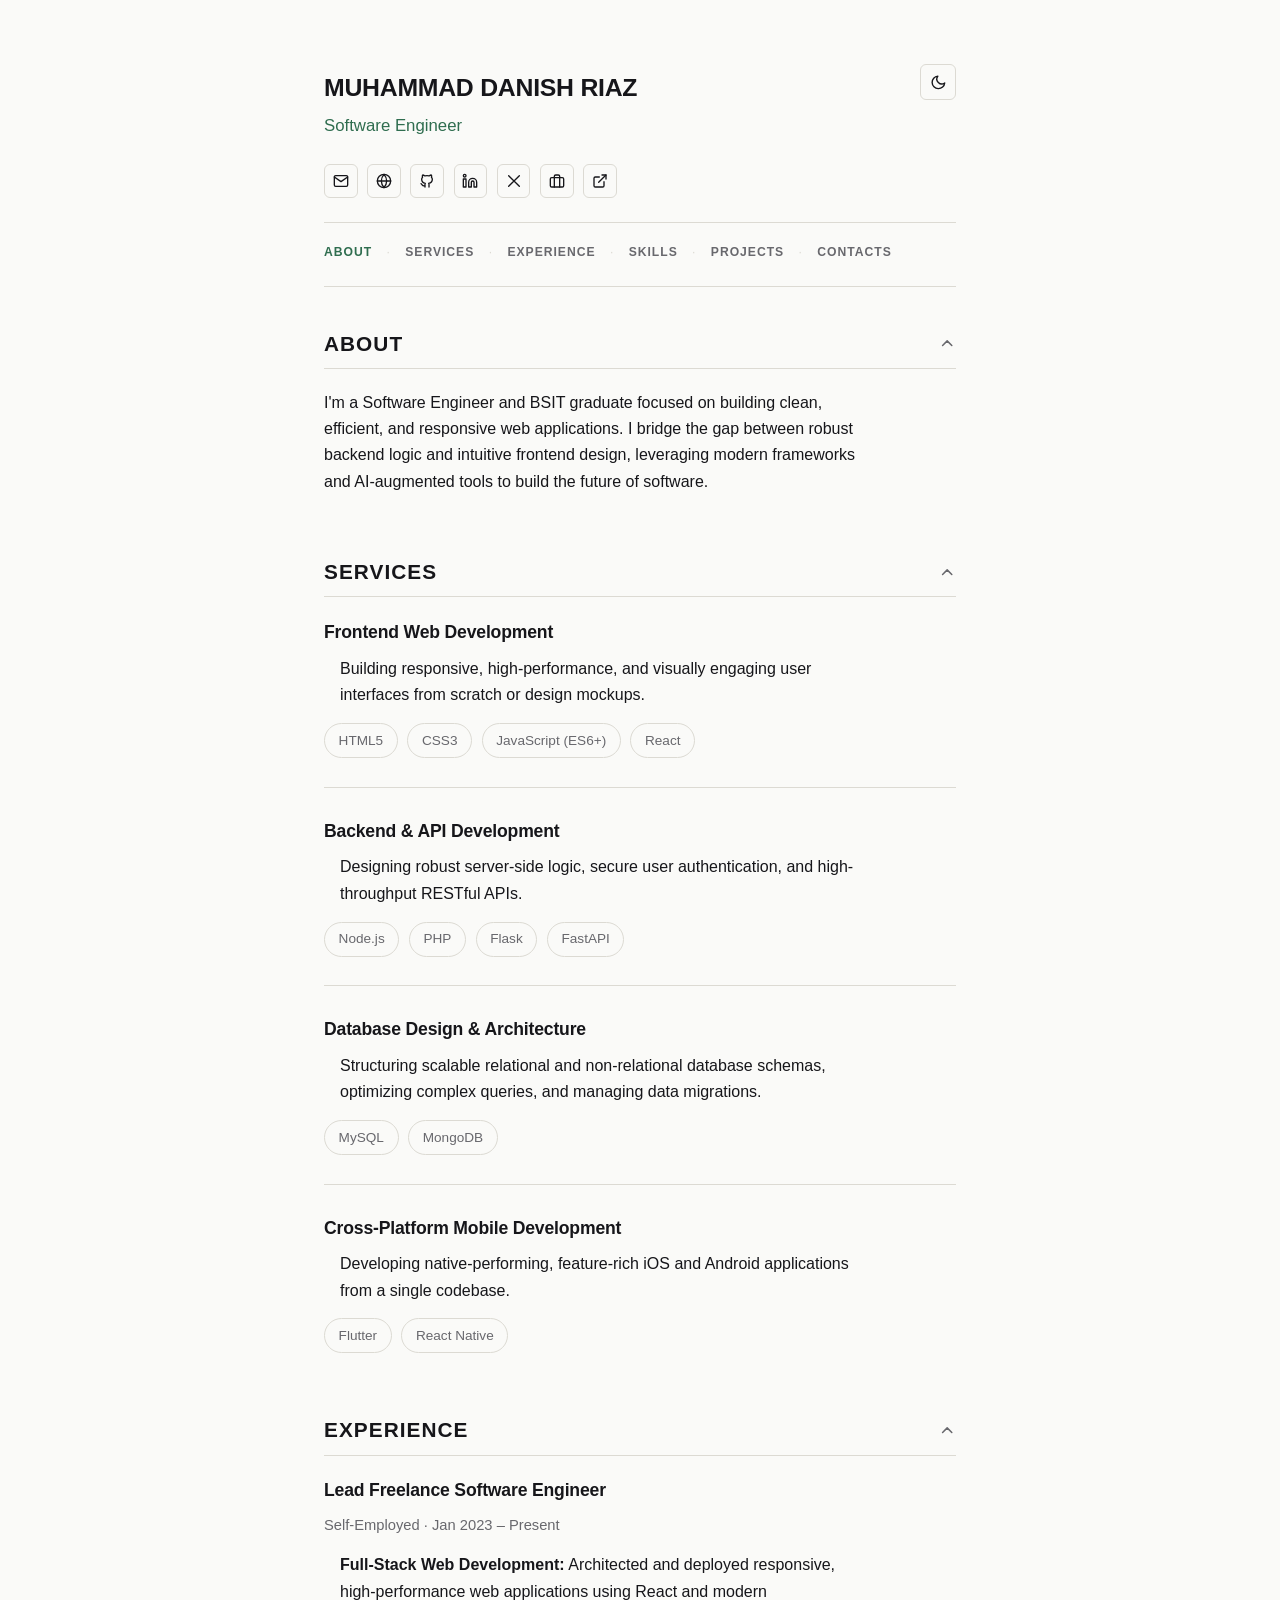
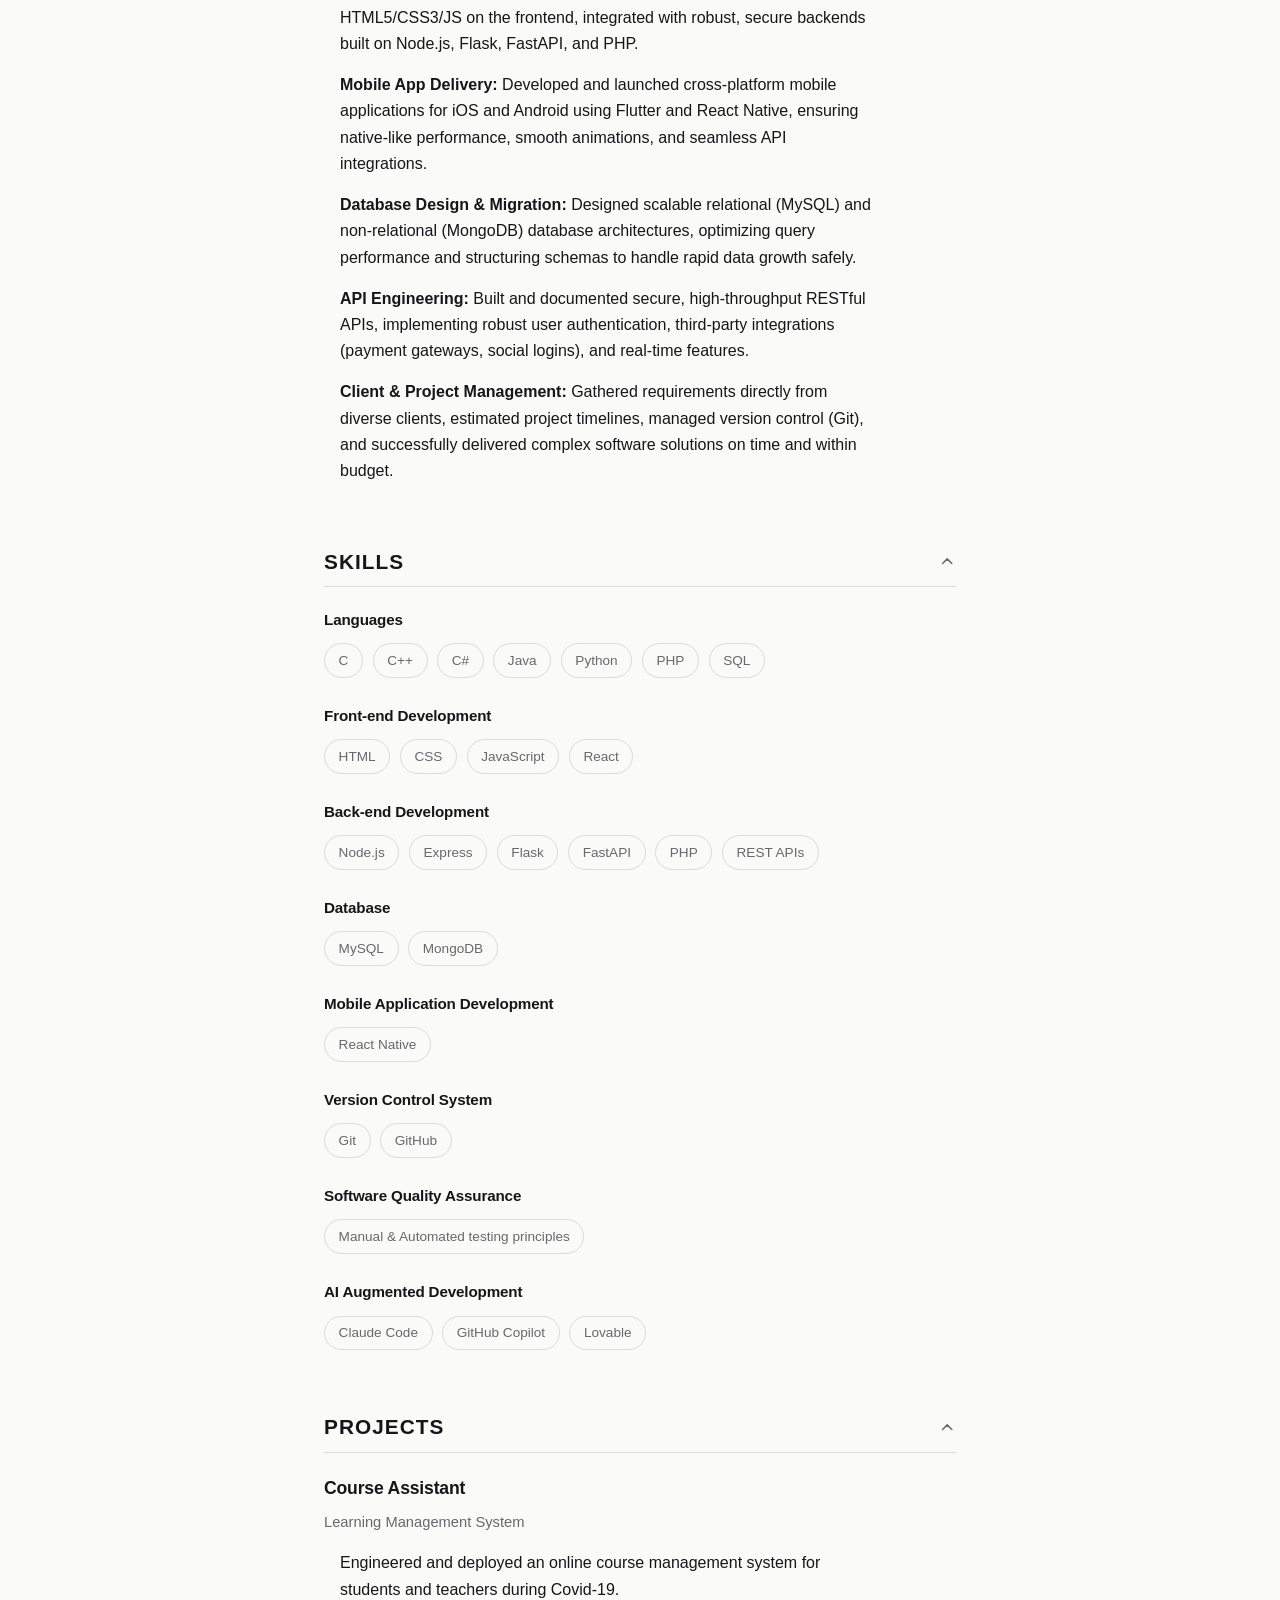
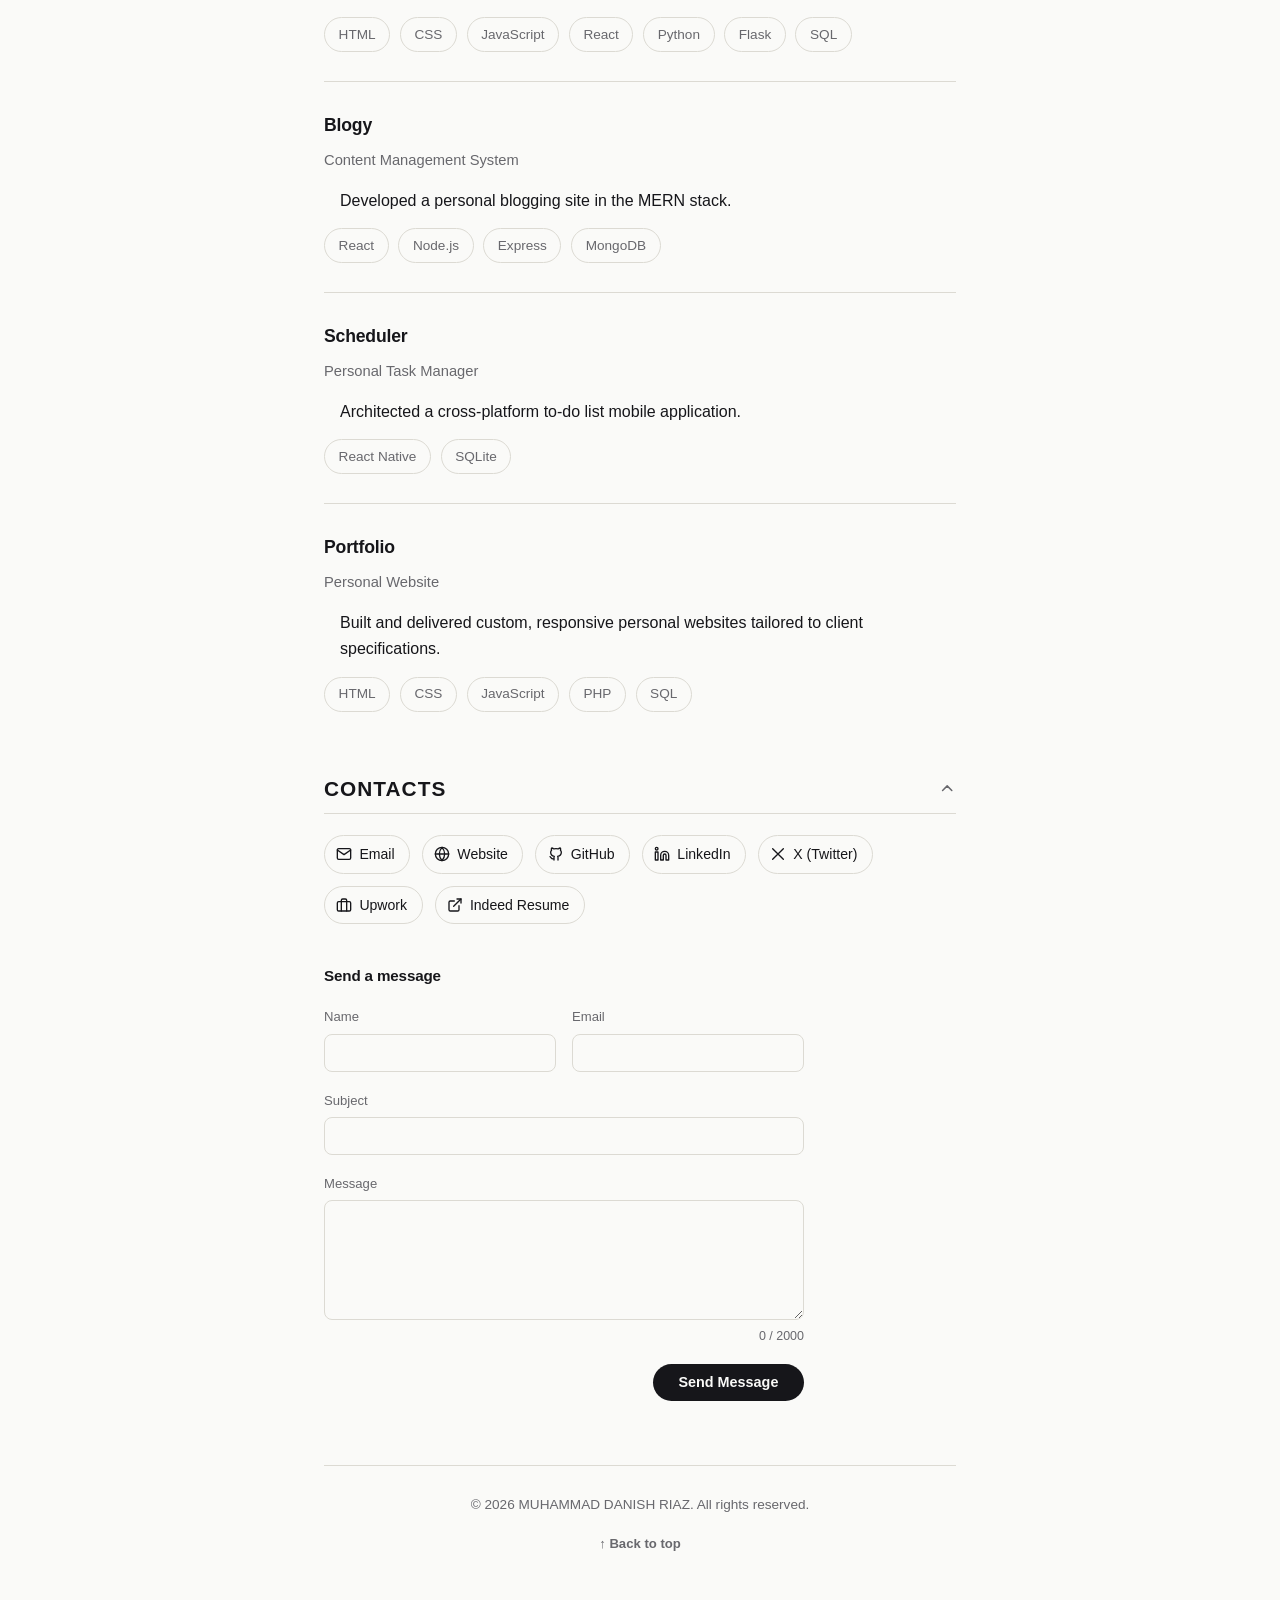
<file: index.html>
<!--
    File: index.html
    Uses: styles/base/variables.css, styles/base/base.css, styles/base/loader.css,
          styles/layout/layout.css, styles/sections/sections.css, styles/sections/contacts.css,
          styles/print.css, scripts/main.js (which loads the rest of scripts/**/*.js), manifest.json
    Used by: (none — this is the site's only page)

    Static single-page portfolio. Content is rendered at runtime from
    data/portfolio-data.json by scripts/main.js.
-->
<!DOCTYPE html>
<html lang="en">
<head>
    <meta charset="UTF-8">
    <meta name="viewport" content="width=device-width, initial-scale=1.0">

    <!-- Security hardening. This is a static site with no server to
         set real HTTP headers, so these are the meta-tag equivalents
         — note that meta tags can only carry a subset of what a real
         header can: X-Frame-Options and X-Content-Type-Options are
         silently ignored by browsers when delivered this way (they
         require an actual HTTP response header), so they're left out
         rather than included for false reassurance. If this is ever
         deployed behind something that lets you set real headers
         (Netlify _headers, Cloudflare Pages, etc.), set those two
         there instead. connect-src/form-action allow Formspree since
         the contact form submits there; everything else is 'self'
         only, since the site loads no other third-party resources. -->
    <meta http-equiv="Content-Security-Policy" content="default-src 'self'; script-src 'self'; style-src 'self'; img-src 'self' data:; font-src 'self'; connect-src 'self' https://formspree.io; form-action https://formspree.io; base-uri 'self'; object-src 'none';">
    <meta name="referrer" content="strict-origin-when-cross-origin">

    <meta name="description" content="Muhammad Danish Riaz — Software Engineer. Portfolio of full-stack projects and skills.">
    <link rel="canonical" href="https://mdanishr09.github.io/portfolio/">
    <link rel="icon" type="image/svg+xml" href="data:image/svg+xml,%3Csvg xmlns='http://www.w3.org/2000/svg' viewBox='0 0 256 256'%3E%3Crect x='8' y='8' width='240' height='240' rx='48' fill='%230b0c0e' stroke='%236fd9a8' stroke-width='6'/%3E%3Ctext x='128' y='168' font-family='Arial, sans-serif' font-weight='700' font-size='120' fill='%236fd9a8' text-anchor='middle'%3EDR%3C/text%3E%3C/svg%3E">
    <link rel="apple-touch-icon" href="assets/icons/apple-touch-icon.png">
    <link rel="manifest" href="manifest.json">
    <!-- iOS Safari historically ignores manifest.json's
         display:"standalone" unless these older meta tags are also
         present, so both are kept in sync with the manifest. -->
    <meta name="apple-mobile-web-app-capable" content="yes">
    <meta name="apple-mobile-web-app-status-bar-style" content="black-translucent">
    <meta name="apple-mobile-web-app-title" content="Danish Riaz">

    <!-- Open Graph -->
    <meta property="og:type" content="website">
    <meta property="og:url" content="https://mdanishr09.github.io/portfolio/">
    <meta property="og:title" content="Muhammad Danish Riaz — Software Engineer">
    <meta property="og:description" content="Portfolio of full-stack projects, skills, and contact info.">
    <meta property="og:image" content="https://mdanishr09.github.io/portfolio/assets/images/og-image.png">
    <meta property="og:image:width" content="1200">
    <meta property="og:image:height" content="630">

    <!-- Mobile browser chrome color, matched to the active theme.
         The "id" attributes let theme-toggle.js swap the content
         value directly when the person toggles themes manually,
         since the media-query alone only covers the OS preference. -->
    <meta name="theme-color" id="themeColorLight" content="#fafaf8" media="(prefers-color-scheme: light)">
    <meta name="theme-color" id="themeColorDark" content="#0b0c0e" media="(prefers-color-scheme: dark)">

    <!-- Twitter Card -->
    <meta name="twitter:card" content="summary_large_image">
    <meta name="twitter:title" content="Muhammad Danish Riaz — Software Engineer">
    <meta name="twitter:description" content="Portfolio of full-stack projects, skills, and contact info.">
    <meta name="twitter:image" content="https://mdanishr09.github.io/portfolio/assets/images/og-image.png">

    <!-- Structured data: helps search engines understand this page
         without needing to execute JavaScript first. NOTE: sameAs is
         hand-maintained here — it can't read data/portfolio-data.json
         since crawlers that don't execute JS need this tag to already
         be correct in the raw HTML. Keep it in sync with the profile
         links (not the personal-site/email ones) in data.contacts
         whenever contacts change. -->
    <script type="application/ld+json">
    {
        "@context": "https://schema.org",
        "@type": "Person",
        "name": "Muhammad Danish Riaz",
        "jobTitle": "Software Engineer",
        "url": "https://mdanishr09.github.io/portfolio/",
        "sameAs": [
            "https://github.com/MDanishR09",
            "https://www.linkedin.com/in/mdanishr09/",
            "https://x.com/MDanishR09",
            "https://www.upwork.com/freelancers/~01ceb1eb5a99b804b4",
            "https://profile.indeed.com/p/muhammaddanishr-vrwc0rz"
        ]
    }
    </script>

    <title>Muhammad Danish Riaz — Software Engineer</title>

    <link rel="stylesheet" href="styles/base/variables.css">
    <link rel="stylesheet" href="styles/base/base.css">
    <link rel="stylesheet" href="styles/base/loader.css">
    <link rel="stylesheet" href="styles/layout/layout.css">
    <link rel="stylesheet" href="styles/sections/sections.css">
    <link rel="stylesheet" href="styles/sections/contacts.css">
    <link rel="stylesheet" href="styles/print.css" media="print">
</head>
<body>

    <a href="#main-content" class="skip-link">Skip to content</a>

    <noscript>
        <div class="noscript-fallback">
            <h1>Muhammad Danish Riaz — Software Engineer</h1>
            <p>I'm a Software Engineer and BSIT graduate focused on building clean, efficient, and responsive web applications. I bridge the gap between robust backend logic and intuitive frontend design.</p>
            <p>This site needs JavaScript enabled to load the full, up-to-date portfolio. You can reach me at <a href="mailto:mdanishr18@gmail.com">mdanishr18@gmail.com</a>.</p>
        </div>
    </noscript>

    <div class="page-loader" id="pageLoader" aria-live="polite" aria-label="Loading">
        <div class="spinner" aria-hidden="true"></div>
    </div>

    <div class="fatal-error" id="fatalErrorScreen" hidden>
        <div class="fatal-error-card">
            <h1>Something went wrong</h1>
            <p>We couldn't load this page right now. Please check your connection and try again.</p>
            <button type="button" class="pill-btn-fatal" id="fatalErrorRetry">Try Again</button>
        </div>
    </div>

    <div class="container" id="pageContainer">
        <header>
            <button class="theme-toggle" id="themeToggle" aria-label="Toggle color theme" aria-pressed="false">
                <svg id="themeIcon" viewBox="0 0 24 24" fill="none" stroke="currentColor" stroke-width="2" stroke-linecap="round" stroke-linejoin="round" aria-hidden="true"></svg>
            </button>
            <div class="profile-row">
                <div class="identity">
                    <h1 id="name"></h1>
                    <div class="subtitle" id="role"></div>
                </div>
            </div>
            <div class="header-contacts" id="header-contacts" aria-label="Quick contact links"></div>
        </header>

        <!-- Deliberately a sibling of <header>, not nested inside it.
             position: sticky only keeps an element pinned within the
             bounds of its own parent — header is short (just the
             profile/contacts content), so a <nav> nested inside it
             could only "stick" for the brief moment header itself
             was still scrolling past, then get dragged off with it.
             Living directly in .container (which spans the whole
             page) gives it room to stay pinned for the entire scroll. -->

        <!-- Zero-height marker placed immediately above the sticky
             nav. Used by ui/nav.js (setupStickyNavState) to detect
             when the nav has actually pinned to the viewport: once
             this sentinel scrolls above the top edge, the nav
             (which sits right below it) must be stuck. This is the
             standard IntersectionObserver technique for detecting
             position:sticky activation, since CSS alone has no
             ":stuck" selector. -->
        <div class="nav-sticky-sentinel" id="navStickySentinel" aria-hidden="true"></div>
        <nav class="site-nav" id="site-nav" aria-label="Section navigation">
            <!-- Nav links are injected here by ui/render.js
                 (renderNav), which replaces this element's
                 innerHTML — so the nav's own theme-toggle button is
                 appended by ui/theme-toggle.js after that render
                 call rather than written statically here, or
                 renderNav would wipe it out. It's only made visible
                 once the nav is actually stuck (see .nav-theme-toggle
                 rule in layout.css). -->
        </nav>

        <main id="main-content" tabindex="-1">
            <!-- About Section -->
            <section id="about">
                <details open>
                    <summary><h2>About</h2><span class="chevron"><svg viewBox="0 0 24 24" fill="none" stroke="currentColor" stroke-width="2" stroke-linecap="round" stroke-linejoin="round" aria-hidden="true"><polyline points="6 9 12 15 18 9"></polyline></svg></span></summary>
                    <p class="summary" id="summary"></p>
                </details>
            </section>

            <!-- Services Section -->
            <section id="services">
                <details open>
                    <summary><h2>Services</h2><span class="chevron"><svg viewBox="0 0 24 24" fill="none" stroke="currentColor" stroke-width="2" stroke-linecap="round" stroke-linejoin="round" aria-hidden="true"><polyline points="6 9 12 15 18 9"></polyline></svg></span></summary>
                    <div id="services-container"></div>
                </details>
            </section>

            <!-- Experience Section -->
            <section id="experience">
                <details open>
                    <summary><h2>Experience</h2><span class="chevron"><svg viewBox="0 0 24 24" fill="none" stroke="currentColor" stroke-width="2" stroke-linecap="round" stroke-linejoin="round" aria-hidden="true"><polyline points="6 9 12 15 18 9"></polyline></svg></span></summary>
                    <div id="experience-container"></div>
                </details>
            </section>

            <!-- Skills Section -->
            <section id="skills">
                <details open>
                    <summary><h2>Skills</h2><span class="chevron"><svg viewBox="0 0 24 24" fill="none" stroke="currentColor" stroke-width="2" stroke-linecap="round" stroke-linejoin="round" aria-hidden="true"><polyline points="6 9 12 15 18 9"></polyline></svg></span></summary>
                    <div class="skills-list" id="skills-container"></div>
                </details>
            </section>

            <!-- Projects Section -->
            <section id="projects">
                <details open>
                    <summary><h2>Projects</h2><span class="chevron"><svg viewBox="0 0 24 24" fill="none" stroke="currentColor" stroke-width="2" stroke-linecap="round" stroke-linejoin="round" aria-hidden="true"><polyline points="6 9 12 15 18 9"></polyline></svg></span></summary>
                    <div id="projects-container"></div>
                </details>
            </section>

            <!-- Contacts Section: icon links + "send a message" form
                 (submits to Formspree — see scripts/features/contact-form.js) -->
            <section id="contacts">
                <details open>
                    <summary><h2>Contacts</h2><span class="chevron"><svg viewBox="0 0 24 24" fill="none" stroke="currentColor" stroke-width="2" stroke-linecap="round" stroke-linejoin="round" aria-hidden="true"><polyline points="6 9 12 15 18 9"></polyline></svg></span></summary>
                    <div class="links-list" id="links-container"></div>

                    <div class="contact-form-wrapper">
                        <h3 class="form-heading">Send a message</h3>
                        <form id="contactForm" class="contact-form" action="https://formspree.io/f/xykrnagd" method="POST" novalidate>
                            <div class="form-row">
                                <div class="form-group">
                                    <label for="cf-name">Name</label>
                                    <input type="text" id="cf-name" name="name" autocomplete="name" required>
                                </div>
                                <div class="form-group">
                                    <label for="cf-email">Email</label>
                                    <input type="email" id="cf-email" name="email" autocomplete="email" required>
                                </div>
                            </div>
                            <div class="form-group">
                                <label for="cf-subject">Subject</label>
                                <input type="text" id="cf-subject" name="subject" required>
                            </div>
                            <div class="form-group">
                                <label for="cf-message">Message</label>
                                <textarea id="cf-message" name="message" rows="5" maxlength="2000" required></textarea>
                                <span class="form-char-count" id="cf-message-count" aria-live="off">0 / 2000</span>
                            </div>
                            <div class="form-honeypot" aria-hidden="true">
                                <label for="cf-website">Website</label>
                                <input type="text" id="cf-website" name="website" tabindex="-1" autocomplete="off">
                            </div>
                            <button type="submit" class="form-submit">Send Message</button>
                            <div class="form-notification" id="formNotification" role="alert" hidden>
                                <span id="formNotificationText"></span>
                                <button type="button" class="form-notification-close" id="formNotificationClose" aria-label="Dismiss notification">&times;</button>
                            </div>
                        </form>
                    </div>
                </details>
            </section>
        </main>

        <footer class="site-footer">
            <p class="footer-copyright">© <span id="footerYear"></span> <span id="footerName"></span>. All rights reserved.</p>
            <a href="#top" class="back-to-top" id="backToTop">↑ Back to top</a>
        </footer>
    </div>

    <script type="module" src="scripts/main.js"></script>
</body>
</html>
</file>
<file: styles/base/variables.css>
/* File: styles/base/variables.css
   Used by: index.html
   Uses: (none)
   Design tokens (colors, fonts, spacing) for the whole site.
   layout/layout.css adds one extra page-specific token (--max-width) in
   its own :root block — CSS custom
   properties merge across stylesheets, so this is safe. */

:root {
    --bg: #fafaf8;
    --text: #16161a;
    --muted: #68686d;
    --border: #dcdad3;
    --accent: #2f6d4f;
    --btn-success: #34d399;
    --btn-error: #f87171;
    --btn-pending: #eab308;
    --text-warning: #92400e;
    --text-error: #b91c1c;

    --font-sans: -apple-system, BlinkMacSystemFont, "Segoe UI", Helvetica, Arial, sans-serif;
}

@media (prefers-color-scheme: dark) {
    :root {
        --bg: #0b0c0e;
        --text: #f0f0ee;
        --muted: #92929a;
        --border: #26272b;
        --accent: #6fd9a8;
        --btn-success: #166534;
        --btn-error: #b91c1c;
        --btn-pending: #92400e;
        --text-warning: #eab308;
        --text-error: #f87171;
    }
}

body.light-theme {
    --bg: #fafaf8;
    --text: #16161a;
    --muted: #68686d;
    --border: #dcdad3;
    --accent: #2f6d4f;
    --btn-success: #34d399;
    --btn-error: #f87171;
    --btn-pending: #eab308;
    --text-warning: #92400e;
    --text-error: #b91c1c;
}

body.dark-theme {
    --bg: #0b0c0e;
    --text: #f0f0ee;
    --muted: #92929a;
    --border: #26272b;
    --accent: #6fd9a8;
    --btn-success: #166534;
    --btn-error: #b91c1c;
    --btn-pending: #92400e;
    --text-warning: #eab308;
    --text-error: #f87171;
}
</file>
<file: styles/base/base.css>
/* File: styles/base/base.css
   Used by: index.html
   Uses: base/variables.css (reads --bg, --text, --font-sans custom properties)
   Global reset and base element styles for the page. */

* {
    box-sizing: border-box;
}

html {
    scroll-behavior: smooth;
}

body {
    background-color: var(--bg);
    color: var(--text);
    font-family: var(--font-sans);
    line-height: 1.6;
    margin: 0;
    transition: background-color 0.25s ease, color 0.25s ease;
    -webkit-font-smoothing: antialiased;
}

a {
    color: inherit;
}

button {
    font-family: var(--font-sans);
}

a:focus-visible,
button:focus-visible {
    outline: 2px solid var(--accent);
    outline-offset: 2px;
}

@media (prefers-reduced-motion: reduce) {
    html {
        scroll-behavior: auto;
    }
}

/* The <noscript> fallback shown if JavaScript is disabled — kept as
   a real class rather than an inline style="" attribute so a strict
   Content-Security-Policy style-src doesn't need 'unsafe-inline'. */
.noscript-fallback {
    max-width: 680px;
    margin: 3rem auto;
    padding: 0 1.5rem;
    font-family: sans-serif;
    line-height: 1.6;
}
</file>
<file: styles/base/loader.css>
/* File: styles/base/loader.css
   Used by: index.html
   Uses: base/variables.css (reads --bg, --text, --border, --accent custom properties)
   Full-page loading overlay and the fatal-error screen shown if
   data/portfolio-data.json fails to load. */

.page-loader {
    position: fixed;
    inset: 0;
    z-index: 100;
    background-color: var(--bg);
    display: flex;
    align-items: center;
    justify-content: center;
}

.page-loader[hidden] {
    display: none;
}

.spinner {
    width: 28px;
    height: 28px;
    border: 3px solid var(--border);
    border-top-color: var(--accent);
    border-radius: 50%;
    animation: spin 0.8s linear infinite;
}

@keyframes spin {
    to { transform: rotate(360deg); }
}

@media (prefers-reduced-motion: reduce) {
    .spinner {
        animation-duration: 1.6s;
    }
}
</file>
<file: styles/layout/layout.css>
/* File: styles/layout/layout.css
   Used by: index.html
   Uses: base/variables.css (reads --bg, --text, --border, --accent, custom properties;
   also declares the extra --max-width token used only on this page)
   Page shell: container, header/nav, collapsible section
   chrome, and footer. */

:root {
    --max-width: 680px;
}

/* Keeps anchor jumps (nav clicks, hash changes, back-to-top,
   project deep links) from tucking a target's top edge behind the
   sticky nav bar. Value is a generous estimate of the nav's actual
   rendered height (padding + border + text line-height) with a
   little extra breathing room — a slightly larger gap is harmless,
   too small would clip content under the bar. */
html {
    scroll-padding-top: 72px;
}

.container {
    max-width: var(--max-width);
    margin: 0 auto;
    padding: 4rem 1.5rem 5rem;
}

/* ---------- Skip link ---------- */
/* Off-screen until keyboard-focused, so sighted mouse users never
   see it but keyboard/screen-reader users can jump past the header
   straight to <main id="main-content">. */
.skip-link {
    position: absolute;
    top: -3rem;
    left: 1rem;
    z-index: 100;
    background-color: var(--accent);
    color: var(--bg);
    font-weight: 600;
    font-size: 0.9rem;
    text-decoration: none;
    padding: 0.6rem 1.1rem;
    border-radius: 8px;
    transition: top 0.15s ease;
}

.skip-link:focus {
    top: 1rem;
}

/* ---------- Header ---------- */
header {
    padding-top: 0.25rem;
    position: relative;
}

.profile-row {
    display: flex;
    align-items: center;
    gap: 1.1rem;
    flex-wrap: wrap;
    margin-bottom: 1.5rem;
}

h1 {
    font-size: 1.55rem;
    font-weight: 700;
    margin: 0 0 0.35rem 0;
    letter-spacing: -0.01em;
}

.subtitle {
    font-size: 1.05rem;
    font-weight: 500;
    color: var(--accent);
    margin: 0;
}

.header-contacts {
    display: flex;
    flex-wrap: wrap;
    gap: 0.6rem;
    margin-bottom: 1.5rem;
}

.header-contacts a {
    display: flex;
    align-items: center;
    justify-content: center;
    width: 2.1rem;
    height: 2.1rem;
    color: var(--text);
    border: 1px solid var(--border);
    border-radius: 6px;
    transition: border-color 0.15s ease, color 0.15s ease;
}

.header-contacts a:hover,
.header-contacts a:focus-visible {
    border-color: var(--accent);
    color: var(--accent);
}

.header-contacts svg {
    width: 1rem;
    height: 1rem;
}

/* ---------- Nav ---------- */
/* position: sticky is the browser-native way to get exactly this
   behavior: the nav scrolls normally until it would go off the top
   of the viewport, at which point it pins there — then unpins and
   returns to its normal in-flow position once you scroll back up
   past it. No scroll-direction JS is needed for this part; the only
   JS involved (ui/nav.js's setupScrollSpy) is for highlighting which
   link is current, which is a separate concern.

   IMPORTANT: in index.html, <nav class="site-nav"> must be a direct
   sibling of <header> (inside .container), NOT nested inside
   <header>. A sticky element can only stay pinned within the bounds
   of its own parent's box — header is short (just the profile/
   contacts content), so nav nested inside it could only "stick" for
   the brief moment header itself was still scrolling past, then get
   dragged off along with it. Living in .container (which spans the
   whole page) gives it room to stay pinned for the entire scroll. */
/* Zero-height marker sitting directly above nav.site-nav — see
   setupStickyNavState() in ui/nav.js for how it's used to detect the
   nav becoming pinned. Never rendered visually; height/margin: 0
   makes sure it can't introduce a gap above the nav or affect layout
   in any way, it exists purely for IntersectionObserver to watch. */
.nav-sticky-sentinel {
    height: 0;
    margin: 0;
}

nav.site-nav {
    position: sticky;
    top: 0;
    z-index: 20;
    display: flex;
    flex-wrap: wrap;
    align-items: center;
    gap: 0.35rem 0;
    padding: 1.25rem 0;
    margin-bottom: 2.5rem;
    background-color: var(--bg);
    border-top: 1px solid var(--border);
    border-bottom: 1px solid var(--border);
}

nav.site-nav a {
    font-size: 0.76rem;
    font-weight: 700;
    text-transform: uppercase;
    letter-spacing: 0.08em;
    text-decoration: none;
    color: var(--muted);
    padding-bottom: 0.15rem;
    border-bottom: 1px solid transparent;
    transition: color 0.15s ease, border-color 0.15s ease;
}

nav.site-nav a:not(:last-of-type)::after {
    content: "\00B7";
    display: inline-block;
    color: var(--border);
    font-weight: 400;
    margin: 0 0.9rem;
}

nav.site-nav a:hover,
nav.site-nav a:focus-visible {
    color: var(--accent);
    border-color: var(--accent);
}

/* Scrollspy-driven active state (see ui/nav.js setupScrollSpy) —
   text color only, deliberately not touching border-color so it
   reads as distinct from the hover/focus state above. */
nav.site-nav a[aria-current="true"] {
    color: var(--accent);
}

/* ---------- Collapsible sections ---------- */
details {
    margin: 0;
}

details > summary {
    display: flex;
    align-items: center;
    justify-content: space-between;
    gap: 1rem;
    cursor: pointer;
    list-style: none;
    margin: 0 0 1.3rem 0;
    padding-bottom: 0.5rem;
    border-bottom: 1px solid var(--border);
    -webkit-tap-highlight-color: transparent;
}

details > summary::-webkit-details-marker {
    display: none;
}

details > summary::marker {
    content: "";
}

details > summary:focus-visible {
    outline: 2px solid var(--accent);
    outline-offset: 4px;
}

.chevron {
    display: flex;
    align-items: center;
    justify-content: center;
    width: 1.15rem;
    height: 1.15rem;
    flex-shrink: 0;
    color: var(--muted);
    transition: transform 0.2s ease;
}

.chevron svg {
    width: 100%;
    height: 100%;
}

details[open] > summary .chevron {
    transform: rotate(180deg);
}

h2 {
    font-size: 1.3rem;
    font-weight: 700;
    text-transform: uppercase;
    letter-spacing: 0.05em;
    color: var(--text);
    margin: 0;
}

section {
    margin-bottom: 3.75rem;
    scroll-margin-top: 1.5rem;
}

section[hidden] {
    display: none;
}

/* ---------- Fatal error screen ---------- */
.fatal-error {
    min-height: 100vh;
    display: flex;
    align-items: center;
    justify-content: center;
    padding: 1.5rem;
    position: fixed;
    inset: 0;
    z-index: 90;
    background-color: var(--bg);
}

.fatal-error[hidden] {
    display: none;
}

.fatal-error-card {
    max-width: 360px;
    text-align: center;
}

.fatal-error-card h1 {
    font-size: 1.3rem;
    font-weight: 700;
    margin: 0 0 0.6rem 0;
}

.fatal-error-card p {
    font-size: 0.92rem;
    color: var(--muted);
    line-height: 1.6;
    margin: 0 0 1.5rem 0;
}

.pill-btn-fatal {
    font-family: var(--font-sans);
    font-size: 0.9rem;
    font-weight: 600;
    color: var(--bg);
    background-color: var(--text);
    border: none;
    border-radius: 999px;
    padding: 0.65rem 1.6rem;
    cursor: pointer;
    transition: opacity 0.15s ease;
}

.pill-btn-fatal:hover {
    opacity: 0.85;
}

/* ---------- Theme toggle ---------- */
.theme-toggle {
    position: absolute;
    top: 0;
    right: 0;
    display: flex;
    align-items: center;
    justify-content: center;
    width: 2.25rem;
    height: 2.25rem;
    background: transparent;
    color: var(--text);
    border: 1px solid var(--border);
    border-radius: 6px;
    cursor: pointer;
    transition: border-color 0.15s ease, background-color 0.15s ease;
}

.theme-toggle:hover,
.theme-toggle:focus-visible {
    border-color: var(--accent);
}

.theme-toggle svg {
    width: 1.05rem;
    height: 1.05rem;
}

/* ---------- Sticky nav's own theme toggle ---------- */
/* Appended into nav.site-nav by ui/theme-toggle.js (see
   appendNavThemeToggleButton). Hidden by default — nav.site-nav is a
   flex row, so a display:none child takes up no space and doesn't
   affect how the section links wrap. Revealed only once
   setupStickyNavState() (ui/nav.js) marks the nav "is-stuck", i.e.
   exactly when position: sticky has actually pinned it to the top
   of the viewport. margin-left: auto pushes it to the right end of
   the nav's current line, beside the links, matching where the
   header's own toggle sits at rest. */
.nav-theme-toggle {
    display: none;
    position: static;
    width: 1.9rem;
    height: 1.9rem;
    margin-left: auto;
    flex-shrink: 0;
}

nav.site-nav.is-stuck .nav-theme-toggle {
    display: inline-flex;
}

/* ---------- Footer ---------- */
footer.site-footer {
    margin-top: 4rem;
    padding-top: 1.75rem;
    border-top: 1px solid var(--border);
    text-align: center;
}

.footer-copyright {
    font-size: 0.85rem;
    color: var(--muted);
    margin: 0 0 0.9rem 0;
}

.back-to-top {
    display: inline-flex;
    align-items: center;
    gap: 0.4rem;
    font-size: 0.82rem;
    font-weight: 600;
    color: var(--muted);
    text-decoration: none;
    border-bottom: 1px solid transparent;
    transition: color 0.15s ease, border-color 0.15s ease;
}

.back-to-top:hover,
.back-to-top:focus-visible {
    color: var(--accent);
    border-color: var(--accent);
}

@media (max-width: 600px) {
    .container {
        padding: 3.5rem 1.25rem 4rem;
    }
    header {
        padding-top: 2.75rem;
    }
    .theme-toggle {
        top: -1.75rem;
    }
}
</file>
<file: styles/sections/sections.css>
/* File: styles/sections/sections.css
   Used by: index.html
   Uses: base/variables.css (reads --text, --muted, --border, --accent custom properties)
   Content styling for About, Services, Experience, Skills, Projects. */

p.summary {
    font-size: 1rem;
    line-height: 1.65;
    color: var(--text);
    margin: 0;
    max-width: 60ch;
}

/* ---------- Skills ---------- */
.skills-list {
    display: flex;
    flex-direction: column;
    gap: 1.6rem;
}

.skills-category strong {
    display: block;
    font-size: 0.95rem;
    font-weight: 600;
    letter-spacing: -0.01em;
    margin-bottom: 0.7rem;
}

.skills-tags {
    display: flex;
    flex-wrap: wrap;
    gap: 0.6rem;
}

.skills-tags a,
.skills-tags span {
    font-size: 0.85rem;
    color: var(--muted);
    text-decoration: none;
    border: 1px solid var(--border);
    border-radius: 999px;
    padding: 0.35rem 0.85rem;
    transition: color 0.15s ease, border-color 0.15s ease;
}

.skills-tags a:hover,
.skills-tags a:focus-visible {
    color: var(--accent);
    border-color: var(--accent);
}

/* ---------- Projects ---------- */
.project-item {
    padding-top: 1.8rem;
    margin-bottom: 1.8rem;
    border-top: 1px solid var(--border);
}

.project-item:first-child {
    padding-top: 0;
    border-top: none;
}

.project-item:last-child {
    margin-bottom: 0;
}

/* Brief highlight flash when arriving via a #project-<id> deep link
   (see ui/nav.js). Uses outline rather than layout-affecting
   properties so it can't cause reflow/jank. */
.project-item.deep-link-highlight {
    outline: 2px solid var(--accent);
    outline-offset: 6px;
    border-radius: 4px;
    transition: outline-color 1.8s ease;
}

.project-item.deep-link-highlight.deep-link-fade {
    outline-color: transparent;
}

.project-title {
    font-size: 1.1rem;
    font-weight: 700;
    letter-spacing: -0.01em;
    margin: 0 0 0.6rem 0;
}

/* De-pilled: plain meta label, not a bordered chip */
.project-type {
    display: block;
    font-size: 0.92rem;
    font-weight: 400;
    color: var(--muted);
    text-decoration: none;
    margin: 0 0 0.9rem 0;
    border-bottom: 1px solid transparent;
    width: fit-content;
    transition: color 0.15s ease, border-color 0.15s ease;
}

a.project-type:hover,
a.project-type:focus-visible {
    color: var(--accent);
    border-bottom-color: var(--accent);
}

.project-dates {
    display: block;
    font-size: 0.8rem;
    color: var(--muted);
    margin: -0.5rem 0 0.9rem 0;
}

.project-info {
    font-size: 1rem;
    line-height: 1.65;
    color: var(--text);
    margin: 0 0 0.9rem 1rem;
    max-width: 60ch;
}

.project-tech {
    display: flex;
    flex-wrap: wrap;
    gap: 0.6rem;
}

.project-tech a,
.project-tech span {
    font-size: 0.85rem;
    color: var(--muted);
    text-decoration: none;
    border: 1px solid var(--border);
    border-radius: 999px;
    padding: 0.35rem 0.85rem;
    transition: color 0.15s ease, border-color 0.15s ease;
}

.project-tech a:hover,
.project-tech a:focus-visible {
    color: var(--accent);
    border-color: var(--accent);
}

/* ---------- Services & Experience (shared "entry" pattern) ---------- */
.entry-item {
    padding-top: 1.8rem;
    margin-bottom: 1.8rem;
    border-top: 1px solid var(--border);
}

.entry-item:first-child {
    padding-top: 0;
    border-top: none;
}

.entry-item:last-child {
    margin-bottom: 0;
}

.entry-title {
    font-size: 1.1rem;
    font-weight: 700;
    letter-spacing: -0.01em;
    margin: 0 0 0.6rem 0;
}

/* De-pilled: plain meta label, not a bordered chip */
.entry-meta {
    display: block;
    font-size: 0.92rem;
    font-weight: 400;
    color: var(--muted);
    margin: 0 0 0.9rem 0;
}

.entry-meta a {
    color: var(--muted);
    text-decoration: none;
    border-bottom: 1px solid transparent;
    transition: color 0.15s ease, border-color 0.15s ease;
}

.entry-meta a:hover,
.entry-meta a:focus-visible {
    color: var(--accent);
    border-bottom-color: var(--accent);
}

.entry-description {
    font-size: 1rem;
    line-height: 1.65;
    color: var(--text);
    margin: 0 0 0.9rem 1rem;
    max-width: 60ch;
}

.entry-highlights {
    display: flex;
    flex-direction: column;
    gap: 0.9rem;
    margin: 0 0 0.9rem 1rem;
}

.entry-highlight {
    font-size: 1rem;
    line-height: 1.65;
    color: var(--text);
    margin: 0;
    max-width: 60ch;
}

.entry-highlight strong {
    font-weight: 600;
}
</file>
<file: styles/sections/contacts.css>
/* File: styles/sections/contacts.css
   Used by: index.html
   Uses: base/variables.css (reads --text, --border, --accent, --bg, --muted,
   --font-sans, --btn-success, --btn-error, --btn-pending, --text-warning,
   --text-error custom properties)
   Styling for the Contacts section: the icon link list and the
   "send a message" form (submitted via Formspree — see
   scripts/features/contact-form.js). */

.links-list {
    display: flex;
    flex-wrap: wrap;
    gap: 0.75rem;
}

.links-list a {
    display: flex;
    align-items: center;
    gap: 0.45rem;
    color: var(--text);
    border: 1px solid var(--border);
    border-radius: 999px;
    padding: 0.45rem 0.9rem 0.45rem 0.7rem;
    font-size: 0.88rem;
    text-decoration: none;
    transition: border-color 0.15s ease, color 0.15s ease;
}

.links-list a:hover,
.links-list a:focus-visible {
    border-color: var(--accent);
    color: var(--accent);
}

.links-list svg {
    width: 1rem;
    height: 1rem;
    flex-shrink: 0;
}

/* ---------- Contact form ---------- */
.contact-form-wrapper {
    margin-top: 2.5rem;
}

.form-heading {
    font-size: 0.95rem;
    font-weight: 600;
    letter-spacing: -0.01em;
    margin: 0 0 1.1rem 0;
}

.contact-form {
    display: flex;
    flex-direction: column;
    gap: 1.1rem;
    max-width: 480px;
}

.form-row {
    display: flex;
    gap: 1rem;
    flex-wrap: wrap;
}

.form-row .form-group {
    flex: 1 1 180px;
}

.form-group {
    display: flex;
    flex-direction: column;
    gap: 0.4rem;
}

.form-group label {
    font-size: 0.82rem;
    color: var(--muted);
}

.form-group input,
.form-group textarea {
    font-family: var(--font-sans);
    font-size: 0.95rem;
    color: var(--text);
    background-color: var(--bg);
    border: 1px solid var(--border);
    border-radius: 8px;
    padding: 0.6rem 0.85rem;
    transition: border-color 0.15s ease;
}

.form-group input:focus,
.form-group textarea:focus {
    outline: 2px solid var(--accent);
    outline-offset: 1px;
}

.form-group textarea {
    resize: vertical;
    min-height: 120px;
}

.form-char-count {
    align-self: flex-end;
    font-size: 0.78rem;
    color: var(--muted);
}

.form-char-count[data-near-limit="true"] {
    color: var(--text-warning);
}

.form-submit {
    align-self: flex-end;
    font-family: var(--font-sans);
    font-size: 0.9rem;
    font-weight: 600;
    color: var(--bg);
    background-color: var(--text);
    border: none;
    border-radius: 999px;
    padding: 0.65rem 1.6rem;
    cursor: pointer;
    transition: opacity 0.15s ease, color 0.15s ease;
}

.form-submit:hover {
    opacity: 0.85;
}

.form-submit:disabled {
    opacity: 0.5;
    cursor: not-allowed;
}

/* While actively sending, keep the button at full opacity (rather
   than the generic disabled dimming above) so the yellow "Sending…"
   text stays clearly readable, and use a "wait" cursor since this
   is a temporary in-progress state rather than something
   permanently unavailable. */
.form-submit:disabled.is-loading {
    opacity: 1;
    cursor: wait;
    color: var(--btn-pending);
}

.form-submit.is-success {
    color: var(--btn-success);
}

.form-submit.is-error {
    color: var(--btn-error);
}

.form-notification {
    display: flex;
    align-items: center;
    justify-content: space-between;
    gap: 0.75rem;
    border-radius: 8px;
    padding: 0.75rem 1rem;
    font-size: 0.88rem;
}

.form-notification[hidden] {
    display: none;
}

.form-notification[data-state="error"] {
    background-color: rgba(214, 69, 69, 0.08);
    border: 1px solid var(--text-error);
    color: var(--text-error);
}

.form-notification[data-state="success"] {
    background-color: rgba(52, 211, 153, 0.1);
    border: 1px solid var(--btn-success);
    color: var(--btn-success);
}

.form-notification-close {
    flex-shrink: 0;
    width: 1.4rem;
    height: 1.4rem;
    display: flex;
    align-items: center;
    justify-content: center;
    background: none;
    border: none;
    color: inherit;
    font-size: 1.15rem;
    line-height: 1;
    cursor: pointer;
    border-radius: 4px;
    transition: background-color 0.15s ease;
}

.form-notification[data-state="error"] .form-notification-close:hover,
.form-notification[data-state="error"] .form-notification-close:focus-visible {
    background-color: rgba(214, 69, 69, 0.15);
}

.form-notification[data-state="success"] .form-notification-close:hover,
.form-notification[data-state="success"] .form-notification-close:focus-visible {
    background-color: rgba(52, 211, 153, 0.18);
}

.form-honeypot {
    position: absolute;
    width: 1px;
    height: 1px;
    overflow: hidden;
    clip: rect(0 0 0 0);
    white-space: nowrap;
}
</file>
<file: styles/print.css>
/* File: styles/print.css
   Used by: index.html (loaded with media="print", so it only
   applies when printing/exporting to PDF — never on screen)
   Uses: (none)

   Hides UI that's meaningless on paper (theme toggle, nav, skip
   link, back-to-top, loader/fatal-error screens, the contact form —
   nobody can fill in a printed <input>), forces every collapsible
   section open regardless of its on-screen state, and prints the
   target URL next to links since the underlined blue text alone is
   useless once it's not clickable. */

@media print {
    .skip-link,
    .theme-toggle,
    .site-nav,
    .page-loader,
    .fatal-error,
    .back-to-top,
    .contact-form-wrapper,
    .form-notification {
        display: none !important;
    }

    /* The browser's own UA stylesheet hides a <details>'s content
       when it isn't [open]; this overrides that so a section a
       visitor happened to collapse on screen still prints in full. */
    details:not([open]) > *:not(summary) {
        display: block !important;
    }

    summary {
        list-style: none;
    }

    summary::-webkit-details-marker {
        display: none;
    }

    summary .chevron {
        display: none !important;
    }

    a[href^="http"]::after,
    a[href^="mailto:"]::after,
    a[href^="tel:"]::after {
        content: " (" attr(href) ")";
        font-size: 0.75em;
        font-weight: 400;
        color: #444;
    }

    body {
        background: #fff !important;
        color: #000 !important;
    }

    .container {
        max-width: 100% !important;
        padding: 0 !important;
    }
}
</file>
